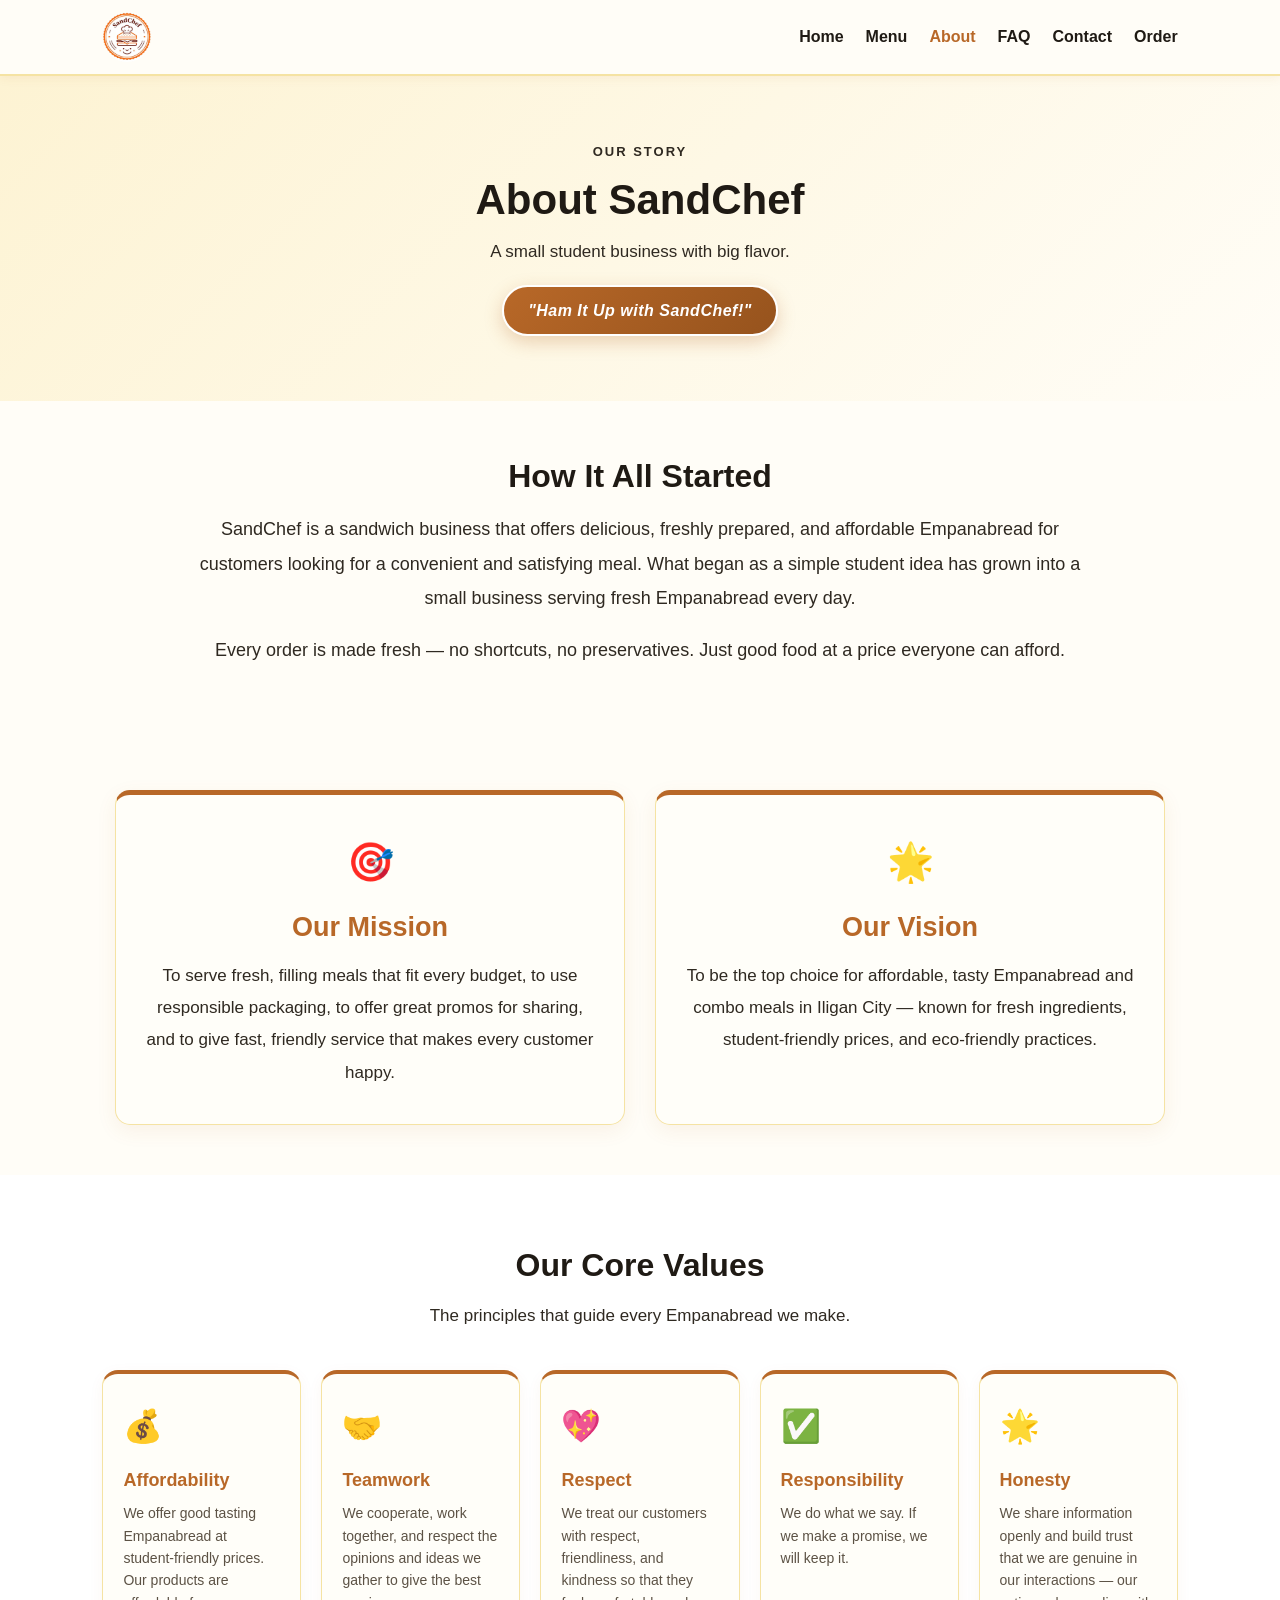
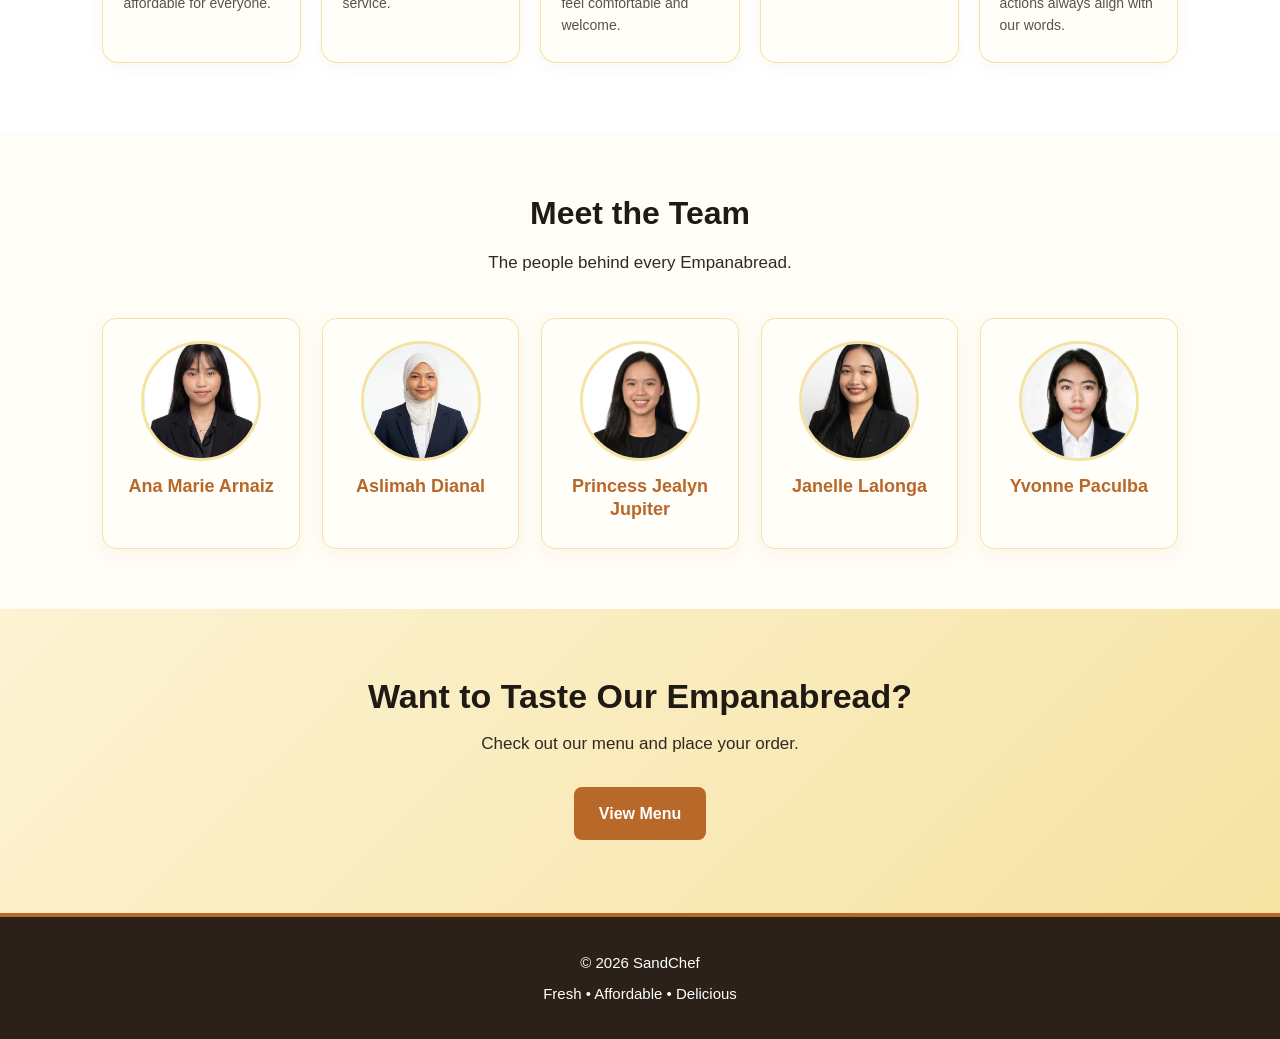
<file: about.html>
<!DOCTYPE html>
<html lang="en">
<head>
  <meta charset="UTF-8">
  <meta name="viewport" content="width=device-width, initial-scale=1.0">
  <title>SandChef | About</title>
  <link rel="stylesheet" href="style.css">
  <link rel="icon" type="image/png" href="sandcheflogo.png">

  <!-- 📊 Google Analytics -->
  <script async src="https://www.googletagmanager.com/gtag/js?id=G-YTD2RD5JD4"></script>
  <script>
    window.dataLayer = window.dataLayer || [];
    function gtag(){dataLayer.push(arguments);}
    gtag('js', new Date());
    gtag('config', 'G-YTD2RD5JD4');
  </script>
</head>
<body>

<nav>
  <a href="index.html" class="logo">
    <img src="sandcheflogo.png" alt="SandChef Logo">
  </a>
  <div class="links">
    <a href="index.html">Home</a>
    <a href="menu.html">Menu</a>
    <a href="about.html" class="active">About</a>
    <a href="faq.html">FAQ</a>
    <a href="contact.html">Contact</a>
    <a href="order.html">Order</a>
  </div>
</nav>

<header class="page-hero">
  <p class="eyebrow">OUR STORY</p>
  <h1>About SandChef</h1>
  <p>A small student business with big flavor.</p>
  <p class="page-slogan">"Ham It Up with SandChef!"</p>
</header>

<!-- STORY -->
<section>
  <div class="about-content">
    <h2>How It All Started</h2>
    <p>
      SandChef is a sandwich business that offers delicious, freshly prepared,
      and affordable Empanabread for customers looking for a convenient and
      satisfying meal. What began as a simple student idea has grown into a
      small business serving fresh Empanabread every day.
    </p>
    <p>
      Every order is made fresh — no shortcuts, no preservatives.
      Just good food at a price everyone can afford.
    </p>
  </div>
</section>

<!-- MISSION & VISION -->
<div class="mission-vision">
  <div class="info-box">
    <div class="box-icon">🎯</div>
    <h3>Our Mission</h3>
    <p>
      To serve fresh, filling meals that fit every budget, to use responsible
      packaging, to offer great promos for sharing, and to give fast, friendly
      service that makes every customer happy.
    </p>
  </div>

  <div class="info-box">
    <div class="box-icon">🌟</div>
    <h3>Our Vision</h3>
    <p>
      To be the top choice for affordable, tasty Empanabread and combo meals
      in Iligan City — known for fresh ingredients, student-friendly prices,
      and eco-friendly practices.
    </p>
  </div>
</div>

<!-- CORE VALUES -->
<section class="core-values">
  <div class="title">
    <h2>Our Core Values</h2>
    <p>The principles that guide every Empanabread we make.</p>
  </div>

  <div class="values-grid">
    <div class="value-card">
      <div class="value-icon">💰</div>
      <h3>Affordability</h3>
      <p>We offer good tasting Empanabread at student-friendly prices. Our products are affordable for everyone.</p>
    </div>

    <div class="value-card">
      <div class="value-icon">🤝</div>
      <h3>Teamwork</h3>
      <p>We cooperate, work together, and respect the opinions and ideas we gather to give the best service.</p>
    </div>

    <div class="value-card">
      <div class="value-icon">💖</div>
      <h3>Respect</h3>
      <p>We treat our customers with respect, friendliness, and kindness so that they feel comfortable and welcome.</p>
    </div>

    <div class="value-card">
      <div class="value-icon">✅</div>
      <h3>Responsibility</h3>
      <p>We do what we say. If we make a promise, we will keep it.</p>
    </div>

    <div class="value-card">
      <div class="value-icon">🌟</div>
      <h3>Honesty</h3>
      <p>We share information openly and build trust that we are genuine in our interactions — our actions always align with our words.</p>
    </div>
  </div>
</section>

<!-- TEAM -->
<section class="team">
  <div class="title">
    <h2>Meet the Team</h2>
    <p>The people behind every Empanabread.</p>
  </div>

  <div class="team-grid">
    <div class="team-card">
      <img src="ann.png" alt="Ana Marie Arnaiz">
      <h3>Ana Marie Arnaiz</h3>
    </div>
    <div class="team-card">
      <img src="dianal.png" alt="Aslimah Dianal">
      <h3>Aslimah Dianal</h3>
    </div>
    <div class="team-card">
      <img src="jea.png" alt="Princess Jealyn Jupiter">
      <h3>Princess Jealyn Jupiter</h3>
    </div>
    <div class="team-card">
      <img src="janelle.png" alt="Janelle Lalonga">
      <h3>Janelle Lalonga</h3>
    </div>
    <div class="team-card">
      <img src="yvonne.png" alt="Yvonne Paculba">
      <h3>Yvonne Paculba</h3>
    </div>
  </div>
</section>

<section class="cta">
  <h2>Want to Taste Our Empanabread?</h2>
  <p>Check out our menu and place your order.</p>
  <a class="btn" href="menu.html">View Menu</a>
</section>

<footer>
  <p>© 2026 SandChef</p>
  <p>Fresh • Affordable • Delicious</p>
</footer>

</body>
</html>
</file>
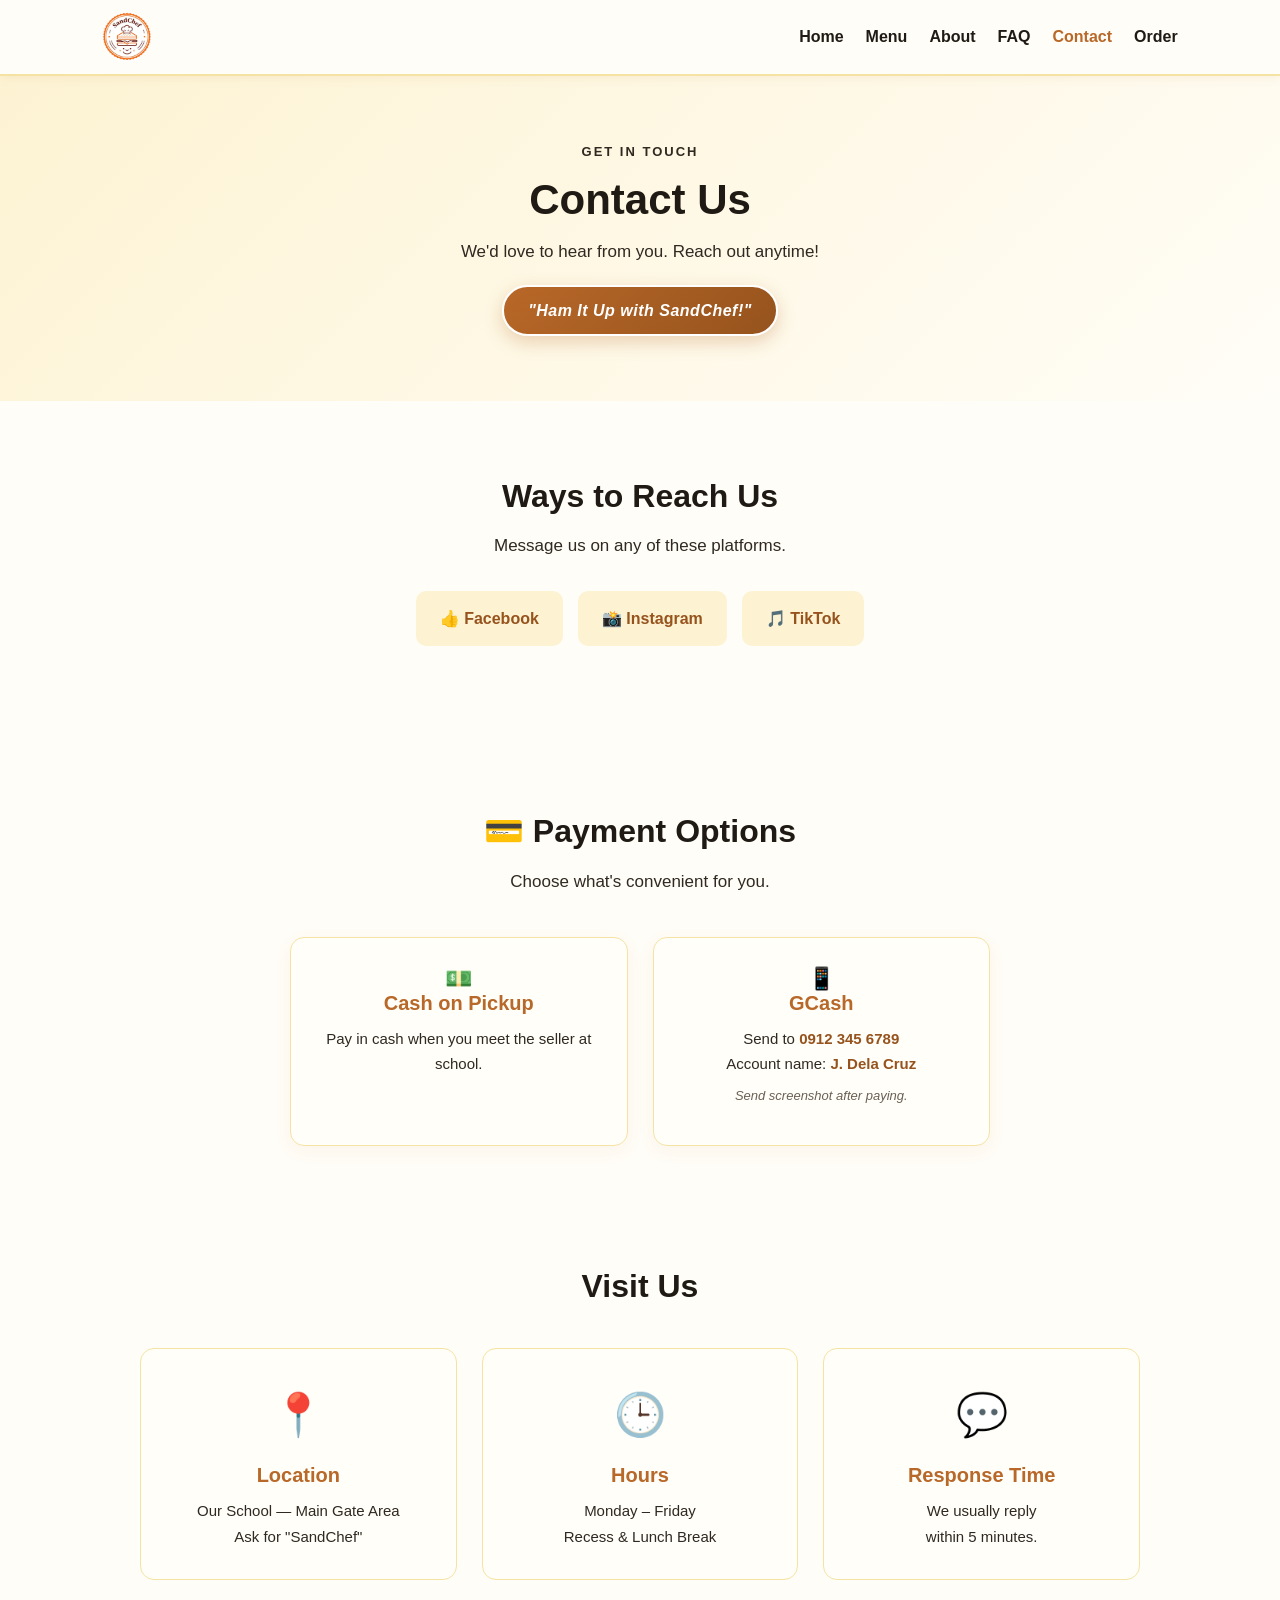
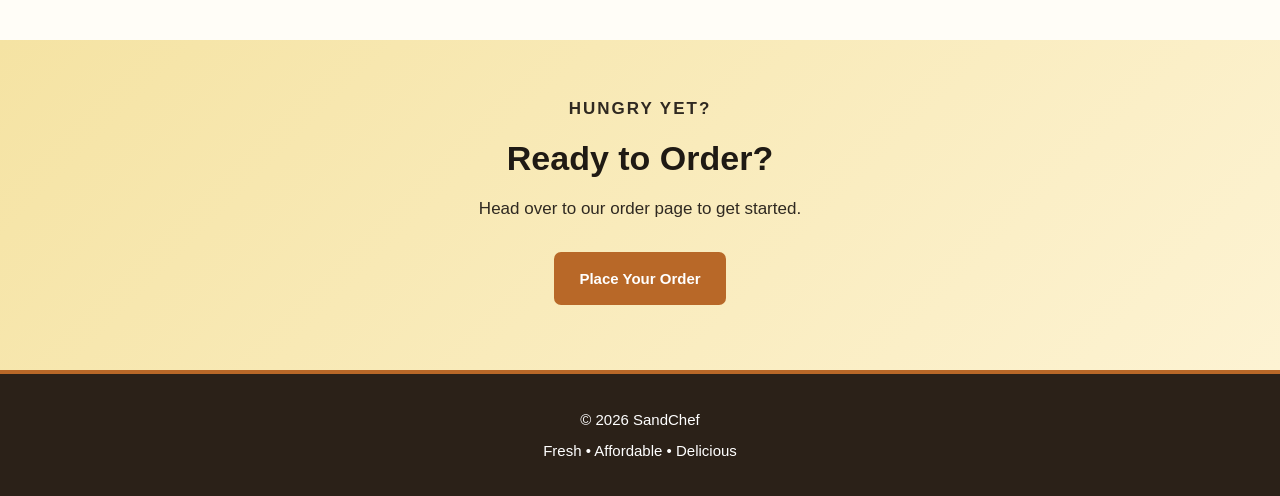
<file: contact.html>
<!DOCTYPE html>
<html lang="en">
<head>
  <meta charset="UTF-8">
  <meta name="viewport" content="width=device-width, initial-scale=1.0">
  <title>SandChef | Contact</title>
  <link rel="stylesheet" href="style.css">
  <link rel="icon" type="image/png" href="sandcheflogo.png">

  <!-- 📊 Google Analytics -->
  <script async src="https://www.googletagmanager.com/gtag/js?id=G-YTD2RD5JD4"></script>
  <script>
    window.dataLayer = window.dataLayer || [];
    function gtag(){dataLayer.push(arguments);}
    gtag('js', new Date());
    gtag('config', 'G-YTD2RD5JD4');
  </script>
</head>
<body>

<nav>
  <a href="index.html" class="logo">
    <img src="sandcheflogo.png" alt="SandChef Logo">
  </a>
  <div class="links">
    <a href="index.html">Home</a>
    <a href="menu.html">Menu</a>
    <a href="about.html">About</a>
    <a href="faq.html">FAQ</a>
    <a href="contact.html" class="active">Contact</a>
    <a href="order.html">Order</a>
  </div>
</nav>

<header class="page-hero">
  <p class="eyebrow">GET IN TOUCH</p>
  <h1>Contact Us</h1>
  <p>We'd love to hear from you. Reach out anytime!</p>
  <p class="page-slogan">"Ham It Up with SandChef!"</p>
</header>

<section>
  <div class="contact-content">
    <h2>Ways to Reach Us</h2>
    <p>Message us on any of these platforms.</p>

    <div class="social-links">
      <a href="https://www.facebook.com/profile.php?id=100066605724879" target="_blank">👍 Facebook</a>
      <a href="https://www.instagram.com/sandchef_2026/" target="_blank">📸 Instagram</a>
      <a href="https://www.tiktok.com/@prismgirls5" target="_blank">🎵 TikTok</a>
    </div>
  </div>
</section>

<!-- 💳 PAYMENT INFO -->
<section class="payment-info-section">
  <div class="title">
    <h2>💳 Payment Options</h2>
    <p>Choose what's convenient for you.</p>
  </div>

  <div class="payment-info-grid">
    <div class="payment-info-card">
      <div class="payment-icon">💵</div>
      <h3>Cash on Pickup</h3>
      <p>Pay in cash when you meet the seller at school.</p>
    </div>

    <div class="payment-info-card">
      <div class="payment-icon">📱</div>
      <h3>GCash</h3>
      <p>Send to <strong>0912 345 6789</strong><br>
      Account name: <strong>J. Dela Cruz</strong></p>
      <p class="payment-hint">Send screenshot after paying.</p>
    </div>
  </div>
</section>

<section class="info-section">
  <div class="title">
    <h2>Visit Us</h2>
  </div>

  <div class="info-grid">
    <div class="info-card">
      <div class="feature-icon">📍</div>
      <h3>Location</h3>
      <p>Our School — Main Gate Area<br>Ask for "SandChef"</p>
    </div>

    <div class="info-card">
      <div class="feature-icon">🕒</div>
      <h3>Hours</h3>
      <p>Monday – Friday<br>Recess & Lunch Break</p>
    </div>

    <div class="info-card">
      <div class="feature-icon">💬</div>
      <h3>Response Time</h3>
      <p>We usually reply<br>within 5 minutes.</p>
    </div>
  </div>
</section>

<section class="order-banner">
  <p class="eyebrow">HUNGRY YET?</p>
  <h2>Ready to Order?</h2>
  <p>Head over to our order page to get started.</p>
  <a class="menu-btn banner-btn" href="order.html">Place Your Order</a>
</section>

<footer>
  <p>© 2026 SandChef</p>
  <p>Fresh • Affordable • Delicious</p>
</footer>

</body>
</html>
</file>
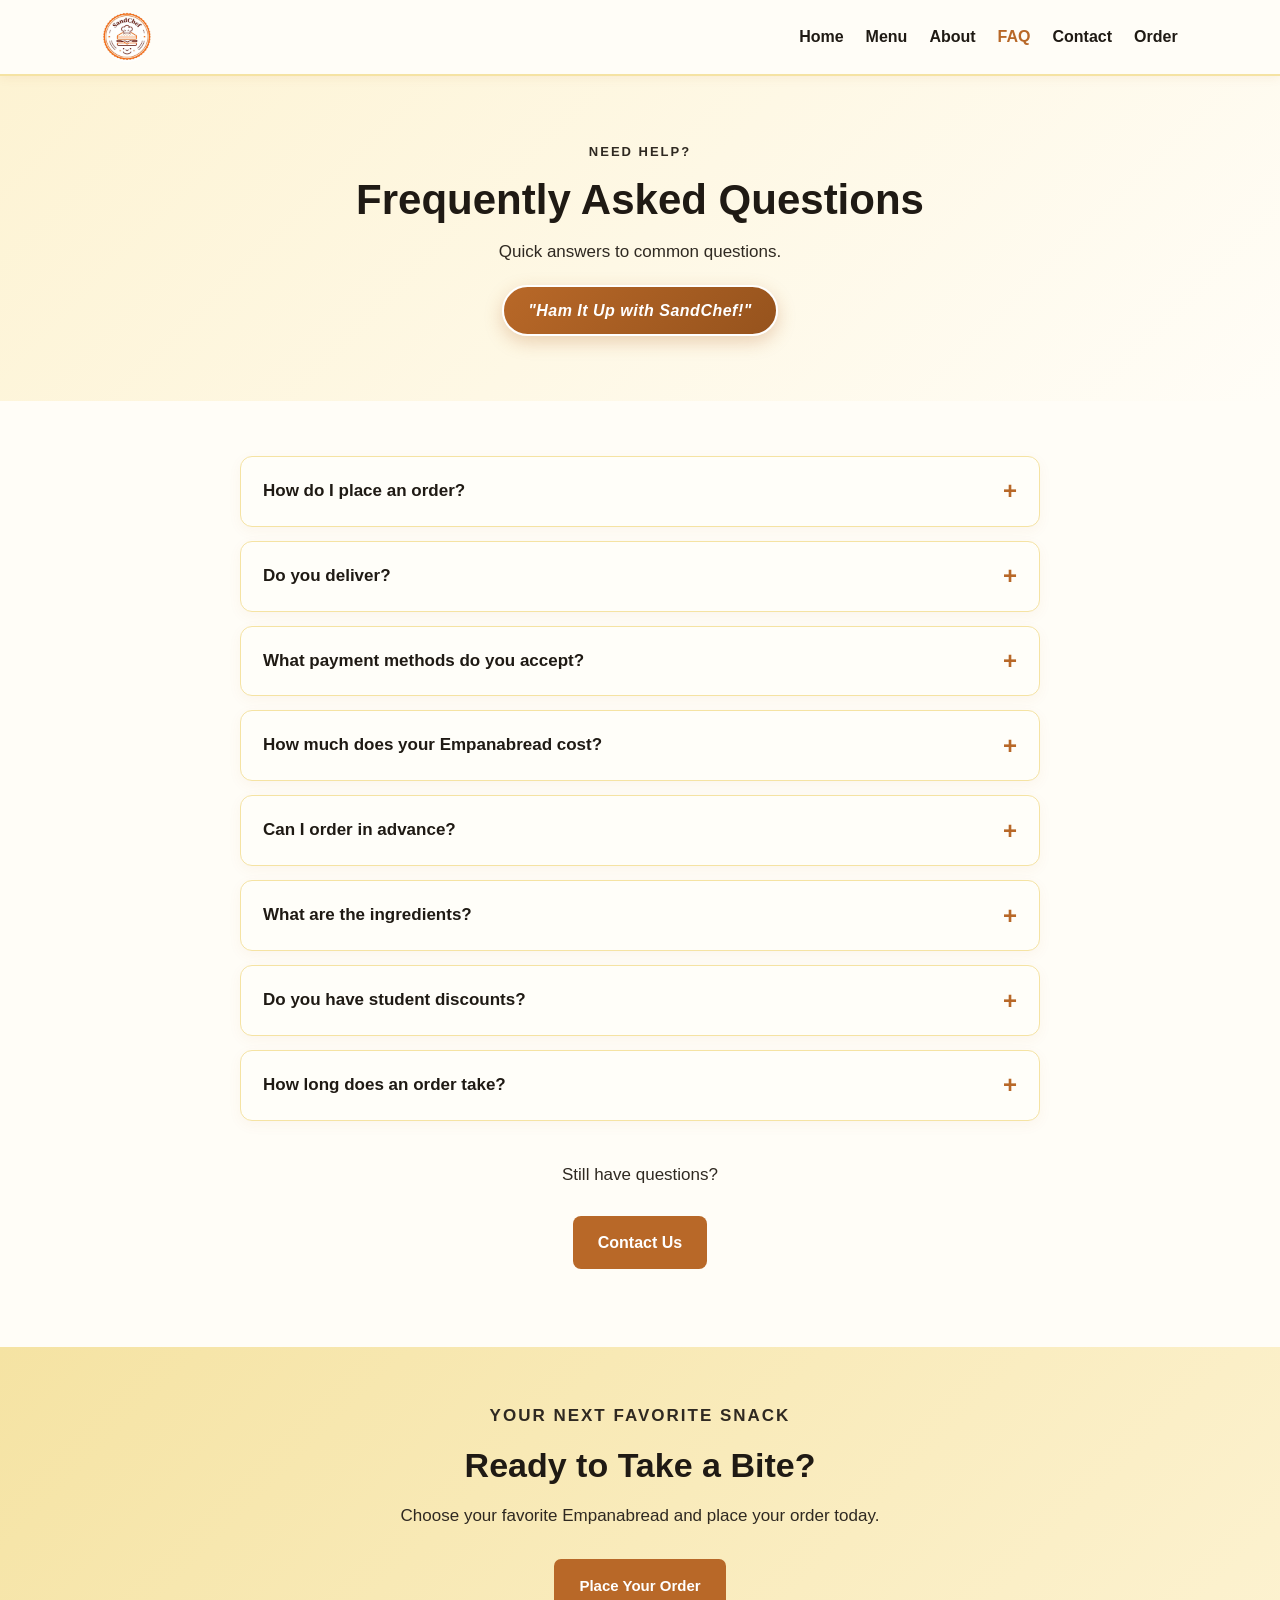
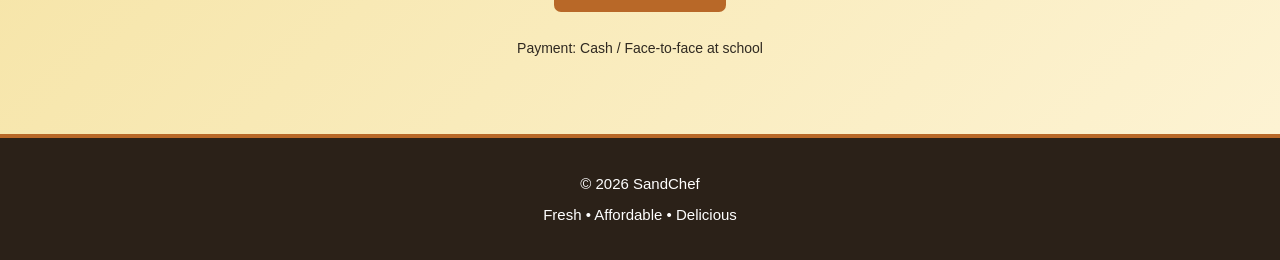
<file: faq.html>
<!DOCTYPE html>
<html lang="en">
<head>
  <meta charset="UTF-8">
  <meta name="viewport" content="width=device-width, initial-scale=1.0">
  <title>SandChef | FAQ</title>
  <link rel="stylesheet" href="style.css">
  <link rel="icon" type="image/png" href="sandcheflogo.png">

  <!-- 📊 Google Analytics -->
  <script async src="https://www.googletagmanager.com/gtag/js?id=G-YTD2RD5JD4"></script>
  <script>
    window.dataLayer = window.dataLayer || [];
    function gtag(){dataLayer.push(arguments);}
    gtag('js', new Date());
    gtag('config', 'G-YTD2RD5JD4');
  </script>
</head>
<body>

<nav>
  <a href="index.html" class="logo">
    <img src="sandcheflogo.png" alt="SandChef Logo">
  </a>
  <div class="links">
    <a href="index.html">Home</a>
    <a href="menu.html">Menu</a>
    <a href="about.html">About</a>
    <a href="faq.html" class="active">FAQ</a>
    <a href="contact.html">Contact</a>
    <a href="order.html">Order</a>
  </div>
</nav>

<header class="page-hero">
  <p class="eyebrow">NEED HELP?</p>
  <h1>Frequently Asked Questions</h1>
  <p>Quick answers to common questions.</p>
  <p class="page-slogan">"Ham It Up with SandChef!"</p>
</header>
<section class="faq-section">
  <div class="faq-list">

    <details class="faq-item">
      <summary>How do I place an order?</summary>
      <p>
        Go to our <a href="order.html">Order page</a>, select your Empanabread,
        fill in your details, and click "Submit Order." Then send us a message
        via Messenger to confirm.
      </p>
    </details>

    <details class="faq-item">
      <summary>Do you deliver?</summary>
      <p>
        We currently offer <strong>pickup only</strong> at school.
        You can choose to meet at the main gate or arrange with the seller.
      </p>
    </details>

    <details class="faq-item">
      <summary>What payment methods do you accept?</summary>
      <p>
        Cash (face-to-face) is our main method.
        GCash and Maya may also be available — please ask the seller.
      </p>
    </details>

    <details class="faq-item">
      <summary>How much does your Empanabread cost?</summary>
      <p>
        Empanabread starts at <strong>₱15</strong>.
        Combo meals with juice are only <strong>₱20</strong>.
      </p>
    </details>

    <details class="faq-item">
      <summary>Can I order in advance?</summary>
      <p>
        Yes! Just message us via Messenger and we'll prepare your order
        for a specific time — perfect for lunch break.
      </p>
    </details>

    <details class="faq-item">
      <summary>What are the ingredients?</summary>
      <p>
        Our Empanabread contains bread, ham or chocolate filling, and optional
        cheese or spreads. Please let us know if you have any allergies.
      </p>
    </details>

    <details class="faq-item">
      <summary>Do you have student discounts?</summary>
      <p>
        Our prices are already student-friendly! But watch out for seasonal
        promos like "Buy 2 Get 1 Free" during special weeks.
      </p>
    </details>

    <details class="faq-item">
      <summary>How long does an order take?</summary>
      <p>
        Empanabread is made fresh. Most orders are ready in
        <strong>5–10 minutes</strong>.
      </p>
    </details>

  </div>

  <div class="center" style="margin-top:40px">
    <p>Still have questions?</p>
    <a class="btn" href="contact.html">Contact Us</a>
  </div>
</section>

<section class="order-banner">
  <p class="eyebrow">YOUR NEXT FAVORITE SNACK</p>
  <h2>Ready to Take a Bite?</h2>
  <p>Choose your favorite Empanabread and place your order today.</p>
  <a class="menu-btn banner-btn" href="order.html">Place Your Order</a>
  <p class="payment-note">Payment: Cash / Face-to-face at school</p>
</section>

<footer>
  <p>© 2026 SandChef</p>
  <p>Fresh • Affordable • Delicious</p>
</footer>

</body>
</html>
</file>
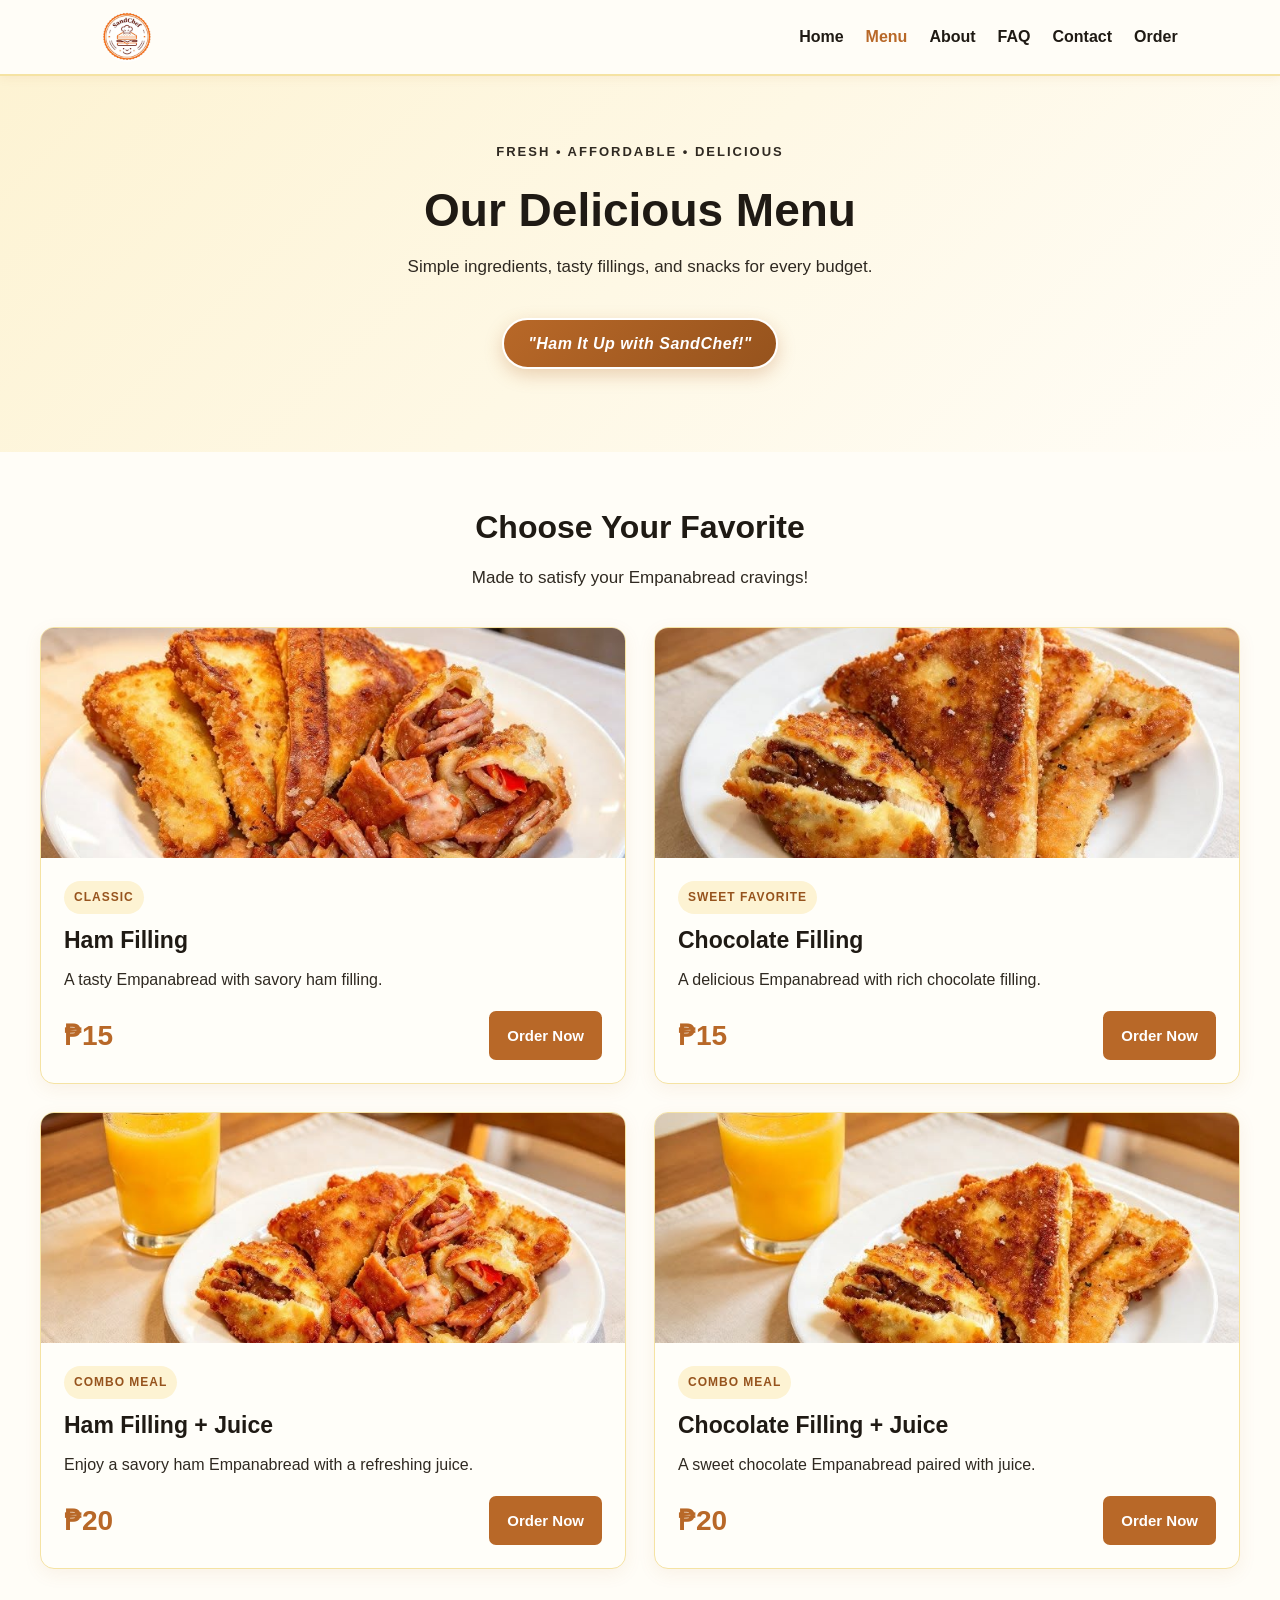
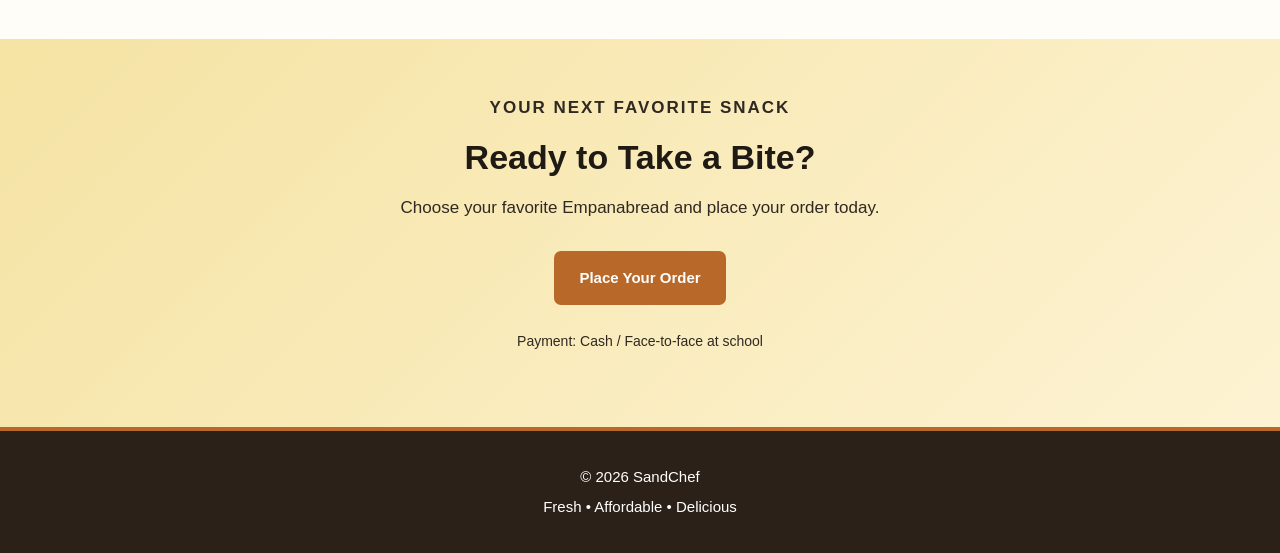
<file: menu.html>
<!DOCTYPE html>
<html lang="en">
<head>
<meta charset="UTF-8">
<meta name="viewport" content="width=device-width, initial-scale=1.0">
<title>SandChef | Menu</title>
<link rel="stylesheet" href="style.css">
<link rel="icon" type="image/png" href="sandcheflogo.png">

<!-- 📊 Google Analytics -->
<script async src="https://www.googletagmanager.com/gtag/js?id=G-YTD2RD5JD4"></script>
<script>
  window.dataLayer = window.dataLayer || [];
  function gtag(){dataLayer.push(arguments);}
  gtag('js', new Date());
  gtag('config', 'G-YTD2RD5JD4');
</script>
</head>
<body>

<nav>
  <a href="index.html" class="logo">
    <img src="sandcheflogo.png" alt="SandChef Logo">
  </a>
  <div class="links">
    <a href="index.html">Home</a>
    <a href="menu.html" class="active">Menu</a>
    <a href="about.html">About</a>
    <a href="faq.html">FAQ</a>
    <a href="contact.html">Contact</a>
    <a href="order.html">Order</a>
  </div>
</nav>

<header class="menu-hero">
  <p class="eyebrow">FRESH • AFFORDABLE • DELICIOUS</p>
  <h1>Our Delicious Menu</h1>
  <p>Simple ingredients, tasty fillings, and snacks for every budget.</p>
  <p class="page-slogan">"Ham It Up with SandChef!"</p>
</header>

<main>
<section class="menu-section">
  <div class="section-heading">
    <h2>Choose Your Favorite</h2>
    <p>Made to satisfy your Empanabread cravings!</p>
  </div>

  <div class="menu-grid">

    <article class="menu-card">
      <img src="ham.png" alt="Ham filling Empanabread">
      <div class="menu-info">
        <span class="menu-tag">CLASSIC</span>
        <h3>Ham Filling</h3>
        <p>A tasty Empanabread with savory ham filling.</p>
        <div class="menu-bottom">
          <span class="menu-price">₱15</span>
          <a class="menu-btn" href="order.html?item=ham">Order Now</a>
        </div>
      </div>
    </article>

    <article class="menu-card">
      <img src="choco.png" alt="Chocolate filling Empanabread">
      <div class="menu-info">
        <span class="menu-tag">SWEET FAVORITE</span>
        <h3>Chocolate Filling</h3>
        <p>A delicious Empanabread with rich chocolate filling.</p>
        <div class="menu-bottom">
          <span class="menu-price">₱15</span>
          <a class="menu-btn" href="order.html?item=chocolate">Order Now</a>
        </div>
      </div>
    </article>

    <article class="menu-card">
      <img src="hamjuice.png" alt="Ham Empanabread with juice">
      <div class="menu-info">
        <span class="menu-tag">COMBO MEAL</span>
        <h3>Ham Filling + Juice</h3>
        <p>Enjoy a savory ham Empanabread with a refreshing juice.</p>
        <div class="menu-bottom">
          <span class="menu-price">₱20</span>
          <a class="menu-btn" href="order.html?item=hamJuice">Order Now</a>
        </div>
      </div>
    </article>

    <article class="menu-card">
      <img src="chocojuice.png" alt="Chocolate Empanabread with juice">
      <div class="menu-info">
        <span class="menu-tag">COMBO MEAL</span>
        <h3>Chocolate Filling + Juice</h3>
        <p>A sweet chocolate Empanabread paired with juice.</p>
        <div class="menu-bottom">
          <span class="menu-price">₱20</span>
          <a class="menu-btn" href="order.html?item=chocolateJuice">Order Now</a>
        </div>
      </div>
    </article>

  </div>
</section>

<section class="order-banner">
  <p class="eyebrow">YOUR NEXT FAVORITE SNACK</p>
  <h2>Ready to Take a Bite?</h2>
  <p>Choose your favorite Empanabread and place your order today.</p>
  <a class="menu-btn banner-btn" href="order.html">Place Your Order</a>
  <p class="payment-note">Payment: Cash / Face-to-face at school</p>
</section>
</main>

<footer>
  <p>© 2026 SandChef</p>
  <p>Fresh • Affordable • Delicious</p>
</footer>

</body>
</html>
</file>
<file: style.css>
/* =================================
   SANDCHEF - COMPLETE WEBSITE CSS
   Soft Yellow • Warm Orange • Cream
   Fully Responsive for All Devices
   ================================= */

/* 1. GENERAL SETTINGS */
* {
    margin: 0;
    padding: 0;
    box-sizing: border-box;
}

html { scroll-behavior: smooth; }

body {
    font-family: Arial, Helvetica, sans-serif;
    font-size: 17px;
    line-height: 1.7;
    color: #1f1a14;
    background-color: #fffdf7;
}

img { max-width: 100%; display: block; }

h1, h2, h3 {
    color: #1f1a14;
    line-height: 1.3;
    margin-bottom: 15px;
    font-weight: bold;
}

h1 { font-size: 44px; }
h2 { font-size: 32px; }
h3 { font-size: 23px; }

p {
    color: #2f2921;
    margin-bottom: 18px;
}

a { color: #b86828; }

section { padding: 55px 8%; }

/* =================================
   2. NAVIGATION BAR
   ================================= */
nav {
    display: flex;
    justify-content: space-between;
    align-items: center;
    flex-wrap: wrap;
    gap: 20px;
    padding: 12px 8%;
    background-color: #fffdf7;
    border-bottom: 2px solid #f5e3a3;
    position: sticky;
    top: 0;
    z-index: 100;
    box-shadow: 0 2px 10px rgba(184, 104, 40, 0.08);
}

nav .logo {
    display: flex;
    align-items: center;
    text-decoration: none;
    flex-shrink: 0;
}

nav .logo img {
    height: 50px !important;
    width: 50px !important;
    max-width: 50px !important;
    object-fit: contain;
    transition: transform 0.3s ease;
}

nav .logo img:hover { transform: scale(1.08); }

.links {
    display: flex;
    align-items: center;
    flex-wrap: wrap;
    gap: 22px;
}

.links a {
    text-decoration: none;
    color: #1f1a14;
    font-size: 16px;
    font-weight: bold;
    transition: color 0.2s;
}

.links a:hover,
.links a.active { color: #b86828; }

/* =================================
   3. HERO (Home)
   ================================= */
.hero {
    text-align: center;
    padding: 80px 20px;
    background: linear-gradient(135deg, #fdf3d3, #fffdf7);
}

.hero h1 { font-size: 48px; margin-bottom: 20px; }
.hero h1 span { color: #b86828; }

.hero p {
    max-width: 650px;
    margin: 0 auto 25px;
    font-size: 19px;
    color: #2f2921;
}

.hero-buttons {
    display: flex;
    justify-content: center;
    flex-wrap: wrap;
    gap: 12px;
}

.hero-logo {
    display: flex;
    justify-content: center;
    margin-bottom: 20px;
}

.hero-logo img {
    width: 120px !important;
    height: 120px !important;
    max-width: 120px !important;
    object-fit: contain;
    transition: transform 0.4s ease;
    filter: drop-shadow(0 8px 20px rgba(184, 104, 40, 0.22));
}

.hero-logo img:hover { transform: scale(1.08) rotate(-3deg); }

.hero .tagline {
    display: inline-block;
    font-size: 22px;
    font-weight: bold;
    font-style: italic;
    color: #ffffff;
    background: linear-gradient(135deg, #b86828, #96531d);
    padding: 14px 34px;
    border-radius: 40px;
    margin: 10px auto 30px;
    letter-spacing: 0.8px;
    box-shadow: 0 8px 22px rgba(184, 104, 40, 0.3);
    transition: transform 0.3s, box-shadow 0.3s;
    border: 2px solid #ffffff;
}

.hero .tagline:hover {
    transform: translateY(-3px);
    box-shadow: 0 12px 28px rgba(184, 104, 40, 0.45);
}

/* =================================
   4. PAGE HERO (inner pages)
   ================================= */
.page-hero {
    text-align: center;
    padding: 65px 20px;
    background: linear-gradient(135deg, #fdf3d3, #fffdf7);
    display: flex;
    flex-direction: column;
    align-items: center;
    justify-content: center;
}

.page-hero h1 {
    font-size: 42px;
    margin: 10px auto;
    max-width: 800px;
    color: #1f1a14;
}

.page-hero p {
    max-width: 650px;
    margin: 0 auto;
    color: #2f2921;
}

.page-hero .eyebrow { display: inline-block; }

.page-hero .page-slogan,
.menu-hero .page-slogan {
    display: inline-block;
    font-size: 16px;
    font-weight: bold;
    font-style: italic;
    color: #ffffff;
    background: linear-gradient(135deg, #b86828, #96531d);
    padding: 10px 24px;
    border-radius: 30px;
    margin-top: 18px;
    letter-spacing: 0.5px;
    box-shadow: 0 6px 18px rgba(184, 104, 40, 0.28);
    transition: transform 0.3s, box-shadow 0.3s;
    border: 2px solid #ffffff;
}

.page-hero .page-slogan:hover,
.menu-hero .page-slogan:hover {
    transform: translateY(-3px);
    box-shadow: 0 10px 24px rgba(184, 104, 40, 0.4);
}

/* =================================
   5. SECTION HEADINGS & BUTTONS
   ================================= */
.title { text-align: center; margin-bottom: 30px; }
.title h2 { font-size: 32px; color: #1f1a14; }
.title p { color: #2f2921; max-width: 600px; margin: 0 auto; }
.center { max-width: 850px; margin: 0 auto; text-align: center; }
.eyebrow { color: #b86828; font-size: 13px; font-weight: bold; letter-spacing: 2px; margin-bottom: 12px; }

.btn {
    display: inline-block;
    background-color: #b86828;
    color: #ffffff;
    text-decoration: none;
    font-size: 16px;
    font-weight: bold;
    padding: 13px 25px;
    margin: 8px 5px;
    border: none;
    border-radius: 8px;
    cursor: pointer;
    transition: all 0.25s ease;
    font-family: inherit;
}

.btn:hover {
    background-color: #96531d;
    transform: translateY(-2px);
    box-shadow: 0 8px 18px rgba(184, 104, 40, 0.3);
}

.btn-outline { background-color: transparent; border: 2px solid #b86828; color: #b86828; }
.btn-outline:hover { background-color: #b86828; color: #ffffff; }

/* =================================
   6. CALL TO ACTION & INFO SECTIONS
   ================================= */
.cta { text-align: center; padding: 65px 20px; background: linear-gradient(135deg, #fdf3d3, #f5e3a3); }
.cta h2 { font-size: 34px; margin-bottom: 12px; color: #1f1a14; }
.cta p { max-width: 600px; margin: 0 auto 20px; font-size: 17px; color: #2f2921; }

.info-section { padding: 60px 8%; background: #fffdf7; text-align: center; }
.info-grid { display: grid; grid-template-columns: repeat(auto-fit, minmax(220px, 1fr)); gap: 25px; max-width: 1000px; margin: 40px auto 0; }
.info-card { background: #fffef9; border: 1px solid #f5e3a3; border-radius: 14px; padding: 30px 22px; transition: transform 0.3s, box-shadow 0.3s; }
.info-card:hover { transform: translateY(-5px); box-shadow: 0 10px 25px rgba(184, 104, 40, 0.12); }
.info-card h3 { color: #b86828; font-size: 20px; margin-bottom: 10px; }
.info-card p { font-size: 15px; color: #2f2921; margin: 0; line-height: 1.7; }
.feature-icon { font-size: 42px; margin-bottom: 12px; }

/* =================================
   7. MENU PAGE
   ================================= */
.menu-hero { text-align: center; padding: 65px 20px; background: linear-gradient(135deg, #fdf3d3, #fffdf7); }
.menu-hero h1 { font-size: 46px; margin: 12px 0; color: #1f1a14; }
.menu-hero p { max-width: 700px; margin: 0 auto 18px; color: #2f2921; }
.menu-section { max-width: 1250px; margin: auto; padding: 55px 25px 70px; }
.section-heading { text-align: center; margin-bottom: 35px; }
.section-heading h2 { font-size: 32px; color: #1f1a14; }
.section-heading p { color: #2f2921; }

.menu-grid { display: grid; grid-template-columns: repeat(2, minmax(0, 1fr)); gap: 28px; }
.menu-card { background-color: #fffef9; border: 1px solid #f5e3a3; border-radius: 14px; overflow: hidden; box-shadow: 0 5px 18px rgba(184, 104, 40, 0.08); transition: transform 0.2s, box-shadow 0.2s; }
.menu-card:hover { transform: translateY(-4px); box-shadow: 0 10px 25px rgba(184, 104, 40, 0.15); }
.menu-card img { display: block; width: 100%; height: 230px; object-fit: cover; background-color: #fdf3d3; max-width: none; }
.menu-info { padding: 23px; }
.menu-tag { display: inline-block; background-color: #fdf3d3; color: #96531d; font-size: 12px; font-weight: bold; letter-spacing: 1px; padding: 6px 10px; border-radius: 20px; margin-bottom: 12px; }
.menu-info h3 { font-size: 23px; margin-bottom: 10px; color: #1f1a14; }
.menu-info > p { font-size: 16px; line-height: 1.7; color: #2f2921; }
.menu-bottom { display: flex; align-items: center; justify-content: space-between; flex-wrap: wrap; gap: 12px; margin-top: 18px; }
.menu-price { color: #b86828; font-size: 28px; font-weight: bold; }
.menu-btn { display: inline-block; background-color: #b86828; color: #ffffff; text-decoration: none; font-size: 15px; font-weight: bold; padding: 12px 18px; border-radius: 7px; text-align: center; transition: background-color 0.2s; }
.menu-btn:hover { background-color: #96531d; color: #ffffff; }

/* =================================
   8. ORDER BANNER
   ================================= */
.order-banner { background: linear-gradient(135deg, #f5e3a3, #fdf3d3); text-align: center; padding: 55px 20px; }
.order-banner h2 { font-size: 34px; color: #1f1a14; }
.order-banner p { font-size: 17px; color: #2f2921; }
.banner-btn { margin: 10px 0; padding: 14px 25px; }
.payment-note { margin-top: 15px; font-size: 14px !important; color: #2f2921; }

/* =================================
   9. ABOUT, MISSION & TEAM
   ================================= */
.about-content { max-width: 900px; margin: auto; text-align: center; }
.about-content p { font-size: 18px; line-height: 1.9; color: #2f2921; }

.mission-vision { display: grid; grid-template-columns: repeat(2, minmax(0, 1fr)); gap: 30px; max-width: 1100px; margin: 0 auto; padding: 50px 25px; }
.info-box { background-color: #fffef9; border: 1px solid #f5e3a3; border-top: 5px solid #b86828; border-radius: 15px; padding: 35px 28px; text-align: center; box-shadow: 0 6px 20px rgba(184, 104, 40, 0.08); transition: transform 0.2s, box-shadow 0.2s; }
.info-box:hover { transform: translateY(-5px); box-shadow: 0 12px 25px rgba(184, 104, 40, 0.15); }
.box-icon { font-size: 38px; margin-bottom: 15px; }
.info-box h3 { color: #b86828; font-size: 27px; margin-bottom: 15px; }
.info-box p { color: #2f2921; font-size: 17px; line-height: 1.9; margin-bottom: 0; }

.team { padding: 60px 8%; background: #fffdf7; text-align: center; }
.team-grid { display: grid; grid-template-columns: repeat(auto-fit, minmax(180px, 1fr)); gap: 22px; max-width: 1100px; margin: 40px auto 0; }
.team-card { background: #fffef9; border: 1px solid #f5e3a3; border-radius: 14px; padding: 22px 18px; transition: transform 0.3s, box-shadow 0.3s; box-shadow: 0 5px 18px rgba(184, 104, 40, 0.06); }
.team-card:hover { transform: translateY(-6px); box-shadow: 0 12px 25px rgba(184, 104, 40, 0.15); }
.team-card img { width: 120px; height: 120px; max-width: 120px; border-radius: 50%; object-fit: cover; margin: 0 auto 14px; display: block; border: 3px solid #f5e3a3; background: #fdf3d3; }
.team-card h3 { color: #b86828; font-size: 18px; margin-bottom: 4px; }
.team-card p { font-size: 14px; color: #2f2921; margin: 0; }

/* =================================
   10. CONTACT & FORMS
   ================================= */
.contact-content { max-width: 750px; margin: auto; text-align: center; padding: 20px; }
.social-links { display: flex; justify-content: center; flex-wrap: wrap; gap: 15px; margin: 30px 0; }
.social-links a { display: inline-block; background-color: #fdf3d3; color: #96531d; text-decoration: none; font-size: 16px; font-weight: bold; padding: 14px 24px; border-radius: 10px; transition: all 0.25s ease; }
.social-links a:hover { background-color: #b86828; color: #ffffff; transform: translateY(-3px); box-shadow: 0 8px 18px rgba(184, 104, 40, 0.25); }

form { max-width: 600px; margin: 25px auto; }
label { display: block; font-weight: bold; margin-bottom: 6px; color: #1f1a14; }
input, textarea, select { width: 100%; padding: 13px; margin: 7px 0 18px; border: 1px solid #f5e3a3; border-radius: 7px; background-color: #fffef9; color: #1f1a14; font-family: inherit; font-size: 16px; }
textarea { min-height: 120px; resize: vertical; }
input:focus, textarea:focus, select:focus { outline: 2px solid #b86828; border-color: #b86828; }

/* =================================
   11. FAQ PAGE
   ================================= */
.faq-section { max-width: 850px; margin: 0 auto; padding: 55px 25px 70px; }
.faq-list { display: flex; flex-direction: column; gap: 14px; }
.faq-item { background: #fffef9; border: 1px solid #f5e3a3; border-radius: 12px; padding: 4px 22px; box-shadow: 0 4px 14px rgba(184, 104, 40, 0.05); transition: box-shadow 0.25s ease; }
.faq-item:hover { box-shadow: 0 8px 20px rgba(184, 104, 40, 0.12); }
.faq-item[open] { border-color: #b86828; }
.faq-item summary { cursor: pointer; padding: 16px 0; font-weight: bold; font-size: 17px; color: #1f1a14; list-style: none; position: relative; padding-right: 30px; }
.faq-item summary::-webkit-details-marker { display: none; }
.faq-item summary::after { content: "+"; position: absolute; right: 0; top: 50%; transform: translateY(-50%); font-size: 24px; color: #b86828; font-weight: bold; transition: transform 0.25s ease; }
.faq-item[open] summary::after { content: "−"; }
.faq-item p { padding: 0 0 18px; margin: 0; font-size: 15px; color: #2f2921; line-height: 1.7; }
.faq-item a { color: #b86828; font-weight: bold; }

/* =================================
   12. FOOTER
   ================================= */
footer { background-color: #2b2118; color: #ffffff; text-align: center; padding: 28px 15px; margin-top: 0; border-top: 4px solid #b86828; }
footer p { color: #ffffff; font-size: 15px; margin: 5px 0; }

/* =================================
   13. ORDER PAGE (The Core Fixes)
   ================================= */
.layout {
    display: grid;
    grid-template-columns: minmax(0, 1.2fr) minmax(0, 1fr);
    gap: 30px;
    max-width: 1250px;
    margin: 0 auto;
    padding: 50px 5% 60px;
}

.panel {
    background: #fffef9;
    border: 1px solid #f5e3a3;
    border-radius: 16px;
    padding: 30px 26px;
    box-shadow: 0 6px 20px rgba(184, 104, 40, 0.07);
    min-width: 0;
}

.panel-head { padding-bottom: 18px; margin-bottom: 22px; border-bottom: 2px solid #f5e3a3; }
.panel-head h2 { font-size: 22px; color: #b86828; margin-bottom: 6px; }
.panel-head .hint { font-size: 14px; color: #6b6055; margin: 0; }

/* Product Cards */
.product-card {
    display: flex;
    justify-content: space-between;
    align-items: center;
    flex-wrap: wrap;
    gap: 12px;
    padding: 16px;
    background: #ffffff;
    border: 2px solid #f5e3a3;
    border-radius: 14px;
    margin-bottom: 14px;
    transition: all 0.3s ease;
}

.product-card:hover { border-color: #b86828; box-shadow: 0 6px 18px rgba(184, 104, 40, 0.12); transform: translateY(-2px); }
.product-card.active { border-color: #b86828; background: #fffdf0; box-shadow: 0 8px 20px rgba(184, 104, 40, 0.15); }

.product-card-left { display: flex; align-items: center; gap: 12px; flex: 1 1 200px; min-width: 0; }

.product-thumb {
    width: 55px;
    height: 55px;
    flex-shrink: 0;
    border-radius: 12px;
    overflow: hidden;
    background: #fdf3d3;
    border: 2px solid #f5e3a3;
}

.product-thumb img { width: 100%; height: 100%; object-fit: cover; display: block; max-width: none; }
.product-card.active .product-thumb { border-color: #b86828; box-shadow: 0 0 0 2px rgba(184, 104, 40, 0.15); }

.product-card-info { flex: 1; min-width: 0; }
.product-card-info .product-name { font-size: 15px; font-weight: bold; color: #1f1a14; margin-bottom: 2px; line-height: 1.2; }
.product-card-info .product-desc { font-size: 12px; color: #6b6055; margin-bottom: 2px; line-height: 1.3; }
.product-card-info .price { font-size: 13px; color: #b86828; font-weight: bold; }

.product-card-right { display: flex; flex-direction: column; align-items: flex-end; gap: 6px; flex-shrink: 0; margin-left: auto; }

/* Default State: Add button visible, controls hidden */
.add-btn {
    background: #b86828;
    color: #ffffff;
    border: none;
    padding: 8px 16px;
    border-radius: 20px;
    font-size: 13px;
    font-weight: bold;
    cursor: pointer;
    transition: all 0.2s;
    font-family: inherit;
    white-space: nowrap;
    display: block;
}

.add-btn:hover { background: #96531d; transform: scale(1.05); }

.controls { display: none; align-items: center; gap: 6px; background: #fffef9; border: 2px solid #b86828; border-radius: 30px; padding: 3px 6px; }
.subtotal { font-size: 13px; font-weight: bold; color: #b86828; display: none; white-space: nowrap; }

/* Active State: Add button hidden, controls visible */
.product-card.active .add-btn { display: none; }
.product-card.active .controls { display: flex; }
.product-card.active .subtotal { display: block; }

/* Controls styling */
.controls button {
    width: 26px;
    height: 26px;
    border: none;
    background: transparent;
    color: #b86828;
    font-size: 17px;
    font-weight: bold;
    border-radius: 50%;
    cursor: pointer;
    transition: all 0.15s;
    display: flex;
    align-items: center;
    justify-content: center;
    padding: 0;
    line-height: 1;
    font-family: inherit;
}

.controls button:hover { background-color: #b86828; color: #ffffff; transform: scale(1.1); }
.controls .qty { min-width: 22px; text-align: center; font-size: 15px; font-weight: bold; color: #1f1a14; }

/* Form Fields & Payment Box */
.form-group { margin-bottom: 16px; }
.form-group label { display: block; font-weight: 600; font-size: 14px; color: #1f1a14; margin-bottom: 6px; }

.form-group input, .form-group select, .form-group textarea {
    width: 100%;
    padding: 12px 14px;
    border: 1px solid #f5e3a3;
    border-radius: 9px;
    background: #fffef9;
    color: #1f1a14;
    font-family: inherit;
    font-size: 15px;
    transition: border-color 0.2s, box-shadow 0.2s;
    margin: 0;
}

.form-group input:focus, .form-group select:focus, .form-group textarea:focus { outline: none; border-color: #b86828; background: #ffffff; box-shadow: 0 0 0 3px rgba(184, 104, 40, 0.12); }
.form-group textarea { min-height: 90px; resize: vertical; }

.payment-box { display: flex; align-items: flex-start; gap: 12px; background: #fdf3d3; border-left: 4px solid #b86828; border-radius: 10px; padding: 14px 16px; margin: 22px 0 18px; }
.payment-icon { font-size: 22px; line-height: 1; flex-shrink: 0; }
.payment-box strong { display: block; color: #7a3d14; font-size: 14px; margin-bottom: 3px; }
.payment-box p { font-size: 13px; color: #2f2921; margin: 0; line-height: 1.5; }

/* Total & Buttons */
.total-row { display: flex; justify-content: space-between; align-items: center; padding: 16px 0; margin: 18px 0 10px; border-top: 2px solid #f5e3a3; border-bottom: 2px solid #f5e3a3; }
.total-row span:first-child { font-size: 16px; font-weight: 600; color: #1f1a14; }
.total { font-size: 26px; font-weight: bold; color: #b86828; }

.btn-primary { width: 100%; padding: 15px; background: #b86828; color: #ffffff; font-size: 16px; margin-top: 10px; letter-spacing: 0.5px; border-radius: 10px; display: block; border: none; cursor: pointer; font-weight: bold; font-family: inherit; transition: all 0.25s ease; }
.btn-primary:hover { background: #96531d; transform: translateY(-2px); box-shadow: 0 8px 18px rgba(184, 104, 40, 0.3); }

.btn-secondary { padding: 13px 28px; background: #fdf3d3; color: #7a3d14; font-size: 15px; border-radius: 10px; border: none; cursor: pointer; font-weight: bold; font-family: inherit; transition: all 0.25s ease; }
.btn-secondary:hover { background: #f5e3a3; transform: translateY(-2px); }

.error { color: #c0392b; font-size: 14px; margin-top: 12px; font-weight: 600; text-align: center; min-height: 18px; }

/* Confirmation Card */
.confirmation { display: none; max-width: 620px; margin: 20px auto 60px; padding: 40px 35px; background: #fffef9; border: 1px solid #f5e3a3; border-top: 6px solid #b86828; border-radius: 18px; box-shadow: 0 15px 35px rgba(184, 104, 40, 0.12); text-align: center; animation: slideUp 0.5s ease; }
@keyframes slideUp { from { opacity: 0; transform: translateY(20px); } to { opacity: 1; transform: translateY(0); } }
.confirm-icon { font-size: 46px; margin-bottom: 8px; }
.confirmation h2 { color: #b86828; font-size: 26px; margin-bottom: 14px; }
.confirm-intro { font-size: 16px; color: #2f2921; margin-bottom: 22px; }
.summary-box { background: #fffef9; border: 1px solid #f5e3a3; border-radius: 12px; padding: 18px 22px; margin: 20px 0; text-align: left; }
.summary-box h3 { font-size: 15px; color: #b86828; text-transform: uppercase; letter-spacing: 1px; margin-bottom: 12px; padding-bottom: 8px; border-bottom: 1px dashed #f5e3a3; }
.summary-box ul { list-style: none; padding: 0; margin: 0; }
.summary-box ul li { display: flex; justify-content: space-between; align-items: center; gap: 10px; padding: 9px 0; font-size: 15px; color: #1f1a14; border-bottom: 1px dashed #f5e3a3; }
.summary-box ul li:last-child { border-bottom: none; }
.summary-box ul li strong { color: #b86828; font-weight: bold; flex-shrink: 0; }
.info-block { text-align: left; background: #fffef9; border-radius: 10px; padding: 12px 16px; margin: 15px 0; }
.info-block p { font-size: 14px; color: #2f2921; margin: 6px 0; }
.confirmation .note { font-size: 13px; color: #6b6055; background: #fdf3d3; padding: 14px 16px; border-radius: 10px; margin: 20px 0; line-height: 1.6; text-align: left; }

/* =================================
   14. CORE VALUES (Perfect Alignment)
   ================================= */
.core-values {
    padding: 70px 8%;
    background: #ffffff; 
    text-align: center;
}

.values-grid {
    display: grid;
    grid-template-columns: repeat(5, 1fr); 
    gap: 20px;
    max-width: 1250px;
    margin: 40px auto 0;
}

.value-card {
    background: #fffef9;
    border: 1px solid #f5e3a3;
    border-top: 4px solid #b86828;
    border-radius: 16px;
    padding: 25px 20px;
    text-align: left;
    box-shadow: 0 4px 15px rgba(184, 104, 40, 0.05);
    transition: transform 0.3s ease, box-shadow 0.3s ease;
    display: flex;
    flex-direction: column;
    height: 100%;
}

.value-card:hover {
    transform: translateY(-8px);
    box-shadow: 0 12px 25px rgba(184, 104, 40, 0.15);
    border-color: #b86828;
}

.value-icon { font-size: 32px; margin-bottom: 15px; }
.value-card h3 { color: #b86828; font-size: 18px; margin-bottom: 10px; font-weight: bold; }
.value-card p { font-size: 14px; color: #5c5245; line-height: 1.6; margin: 0; flex-grow: 1; }

/* =================================
   15. STATS & PAYMENT INFO
   ================================= */
.stats-section { padding: 60px 8%; background: linear-gradient(135deg, #b86828, #96531d); color: #ffffff; }
.stats-grid { display: grid; grid-template-columns: repeat(auto-fit, minmax(150px, 1fr)); gap: 25px; max-width: 1000px; margin: 0 auto; text-align: center; }
.stat-card { padding: 20px; }
.stat-number { font-size: 48px; font-weight: bold; color: #fdf3d3; line-height: 1; margin-bottom: 8px; }
.stat-label { font-size: 14px; letter-spacing: 1px; text-transform: uppercase; opacity: 0.95; color: #ffffff; }

.payment-info-section { padding: 60px 8%; background: #fffdf7; text-align: center; }
.payment-info-grid { display: grid; grid-template-columns: repeat(auto-fit, minmax(240px, 1fr)); gap: 25px; max-width: 700px; margin: 40px auto 0; }
.payment-info-card { background: #fffef9; border: 1px solid #f5e3a3; border-radius: 14px; padding: 30px 22px; box-shadow: 0 5px 18px rgba(184, 104, 40, 0.06); transition: transform 0.3s, box-shadow 0.3s; }
.payment-info-card:hover { transform: translateY(-6px); box-shadow: 0 12px 25px rgba(184, 104, 40, 0.15); }
.payment-info-card h3 { color: #b86828; font-size: 20px; margin-bottom: 10px; }
.payment-info-card p { font-size: 15px; color: #2f2921; line-height: 1.7; margin-bottom: 8px; }
.payment-info-card strong { color: #96531d; }
.payment-hint { font-size: 13px !important; color: #6b6055 !important; font-style: italic; }

/* =================================
   16. REVIEW / TESTIMONIALS
   ================================= */
.reviews-grid { display: grid; grid-template-columns: repeat(auto-fit, minmax(280px, 1fr)); gap: 22px; max-width: 1100px; margin: 40px auto 0; }
.review-card { position: relative; background: #fffef9; border: 1px solid #f5e3a3; border-radius: 14px; padding: 25px 22px; text-align: left; box-shadow: 0 5px 18px rgba(184, 104, 40, 0.06); transition: transform 0.3s, box-shadow 0.3s; }
.review-card:hover { transform: translateY(-5px); box-shadow: 0 12px 25px rgba(184, 104, 40, 0.14); }
.review-card .stars { color: #f5a623; font-size: 20px; letter-spacing: 3px; margin-bottom: 10px; }
.review-card p { font-style: italic; color: #2f2921; font-size: 15px; line-height: 1.7; margin-bottom: 12px; }
.review-card .review-author { display: block; font-weight: bold; color: #b86828; font-size: 14px; }

.delete-review { position: absolute; top: 10px; right: 10px; width: 26px; height: 26px; border-radius: 50%; border: none; background: #fdf3d3; color: #b86828; font-size: 18px; font-weight: bold; cursor: pointer; line-height: 1; display: flex; align-items: center; justify-content: center; padding: 0; opacity: 0.6; transition: all 0.2s ease; font-family: inherit; }
.delete-review:hover { background: #c0392b; color: #ffffff; opacity: 1; transform: scale(1.15); }

.reviews-loading, .reviews-empty { grid-column: 1 / -1; text-align: center; color: #6b6055; font-size: 15px; padding: 20px; font-style: italic; }

.testimonials, .review-form-section { padding: 60px 8%; background: #fffdf7; text-align: center; }
.review-form { max-width: 620px; margin: 30px auto 0; background: #fffef9; border: 1px solid #f5e3a3; border-radius: 16px; padding: 32px 28px; text-align: left; box-shadow: 0 6px 20px rgba(184, 104, 40, 0.07); }
.review-form .form-group { margin-bottom: 18px; }
.review-form label { display: block; font-weight: 600; font-size: 14px; color: #1f1a14; margin-bottom: 6px; }
.review-form input, .review-form textarea { width: 100%; padding: 12px 14px; border: 1px solid #f5e3a3; border-radius: 9px; background: #fffef9; color: #1f1a14; font-family: inherit; font-size: 15px; transition: border-color 0.2s, box-shadow 0.2s; margin: 0; }
.review-form input:focus, .review-form textarea:focus { outline: none; border-color: #b86828; box-shadow: 0 0 0 3px rgba(184, 104, 40, 0.12); }
.review-form textarea { min-height: 100px; resize: vertical; }

.star-picker { display: flex; gap: 6px; font-size: 36px; color: #ecdcae; cursor: pointer; user-select: none; margin-bottom: 6px; }
.star-picker span { transition: transform 0.15s, color 0.15s; }
.star-picker span:hover { transform: scale(1.2); }
.star-picker span.active { color: #f5a623; }

.review-confirm { display: none; max-width: 620px; margin: 25px auto 0; padding: 30px; background: #fffef9; border: 1px solid #f5e3a3; border-top: 5px solid #b86828; border-radius: 14px; text-align: center; animation: slideUp 0.5s ease; }
.review-confirm h3 { color: #b86828; font-size: 22px; margin-bottom: 8px; }
.review-confirm p { color: #2f2921; font-size: 15px; margin: 0; }

/* =================================
   17. HOW IT WORKS
   ================================= */
.how-it-works { padding: 60px 8%; background: #fffdf7; text-align: center; }
.how-grid { display: grid; grid-template-columns: repeat(auto-fit, minmax(220px, 1fr)); gap: 25px; max-width: 1000px; margin: 40px auto 0; }
.how-card { background: #fffef9; border: 1px solid #f5e3a3; border-radius: 14px; padding: 30px 22px; transition: transform 0.3s, box-shadow 0.3s; position: relative; }
.how-card:hover { transform: translateY(-6px); box-shadow: 0 12px 25px rgba(184, 104, 40, 0.12); }
.how-number { display: inline-flex; align-items: center; justify-content: center; width: 46px; height: 46px; border-radius: 50%; background: #b86828; color: #ffffff; font-size: 22px; font-weight: bold; margin-bottom: 14px; }
.how-card h3 { color: #b86828; font-size: 19px; margin-bottom: 8px; }
.how-card p { font-size: 15px; color: #2f2921; margin: 0; line-height: 1.6; }

/* =================================
   18. PROMOS
   ================================= */
.promos { padding: 60px 8%; background: #fffdf7; text-align: center; }
.promos-grid { display: grid; grid-template-columns: repeat(auto-fit, minmax(260px, 1fr)); gap: 25px; max-width: 1100px; margin: 40px auto 0; }
.promo-card { background: linear-gradient(135deg, #fffef9, #fdf3d3); border: 2px dashed #b86828; border-radius: 14px; padding: 30px 22px; position: relative; transition: transform 0.3s, box-shadow 0.3s; }
.promo-card:hover { transform: translateY(-6px); box-shadow: 0 12px 25px rgba(184, 104, 40, 0.15); }
.promo-badge { display: inline-block; background: #b86828; color: #ffffff; font-size: 11px; font-weight: bold; letter-spacing: 1.5px; padding: 5px 12px; border-radius: 20px; margin-bottom: 12px; }
.promo-card h3 { color: #b86828; font-size: 21px; margin-bottom: 10px; }
.promo-card p { font-size: 15px; color: #2f2921; line-height: 1.6; margin-bottom: 12px; }
.promo-code { display: inline-block; font-size: 12px; color: #7a3d14; background: #ffffff; padding: 5px 12px; border-radius: 20px; font-weight: bold; border: 1px solid #f5e3a3; }

/* =================================
   19. PAYMENT INFO (Contact Page)
   ================================= */
.payment-info-section { padding: 60px 8%; background: #fffdf7; text-align: center; }
.payment-info-grid { display: grid; grid-template-columns: repeat(auto-fit, minmax(240px, 1fr)); gap: 25px; max-width: 700px; margin: 40px auto 0; }
.payment-info-card { background: #fffef9; border: 1px solid #f5e3a3; border-radius: 14px; padding: 30px 22px; box-shadow: 0 5px 18px rgba(184, 104, 40, 0.06); transition: transform 0.3s, box-shadow 0.3s; }
.payment-info-card:hover { transform: translateY(-6px); box-shadow: 0 12px 25px rgba(184, 104, 40, 0.15); }
.payment-info-card h3 { color: #b86828; font-size: 20px; margin-bottom: 10px; }
.payment-info-card p { font-size: 15px; color: #2f2921; line-height: 1.7; margin-bottom: 8px; }
.payment-info-card strong { color: #96531d; }
.payment-hint { font-size: 13px !important; color: #6b6055 !important; font-style: italic; }

/* =================================
   20. ULTIMATE RESPONSIVE FIXES
   ================================= */

/* Tablets & Smaller Laptops (Under 1000px) */
@media (max-width: 1000px) {
    .menu-grid { grid-template-columns: 1fr; }
    .mission-vision { grid-template-columns: 1fr; gap: 20px; }
    
    /* Order Page stacks panels */
    .layout { 
        grid-template-columns: 1fr; 
        padding: 35px 20px 50px; 
        gap: 22px; 
    }

    /* Force Core Values to 3 columns on tablets */
    .values-grid { grid-template-columns: repeat(3, 1fr); max-width: 900px; }
}

/* Standard Phones (Under 700px) */
@media (max-width: 700px) {
    body { font-size: 16px; }

    /* Navigation */
    nav { flex-direction: column; padding: 15px; gap: 12px; }
    nav .logo img { height: 40px !important; width: 40px !important; }
    .links { justify-content: center; gap: 14px; }
    .links a { font-size: 15px; }

    /* Headings & Hero */
    h1, .hero h1, .menu-hero h1 { font-size: 34px; }
    h2, .cta h2, .order-banner h2 { font-size: 27px; }
    .hero, .page-hero, .menu-hero { padding: 45px 18px; }
    
    .hero-logo img { width: 90px !important; height: 90px !important; }
    .hero .tagline { font-size: 16px; padding: 10px 24px; }
    .page-hero .page-slogan, .menu-hero .page-slogan { font-size: 14px; padding: 8px 20px; }

    /* Sections */
    section { padding: 35px 18px; }
    .menu-section { padding: 35px 18px 45px; }
    .menu-card img { height: 230px; }
    .menu-info { padding: 20px; }

    /* Team */
    .team-grid { grid-template-columns: repeat(2, 1fr); gap: 16px; }
    .team-card { padding: 18px 14px; }
    .team-card img { width: 90px; height: 90px; }

    /* Core Values (2 Columns on Phones) */
    .core-values { padding: 40px 18px; }
    .values-grid { grid-template-columns: repeat(2, 1fr); gap: 14px; max-width: 600px;}
    
    /* Order Form */
    .panel { padding: 22px 18px; border-radius: 14px; }
    .panel-head h2 { font-size: 19px; }

    /* Stacks Add button below text on standard phones */
    .product-card {
        flex-direction: column;
        align-items: stretch;
        padding: 14px;
    }
    
    .product-card-left { width: 100%; }

    .product-card-right {
        flex-direction: row;
        justify-content: space-between;
        align-items: center;
        width: 100%;
        margin-top: 10px;
        padding-top: 10px;
        border-top: 1px dashed #f5e3a3;
    }

    .add-btn { width: 100%; padding: 10px; text-align: center; }
    .product-card.active .controls { width: 100%; justify-content: space-between; }
    
    /* Confirmation */
    .confirmation { padding: 28px 20px; margin: 15px 15px 50px; }
    .confirmation h2 { font-size: 21px; }
}

/* Small Phones (Under 500px) */
@media (max-width: 500px) {
    .values-grid { grid-template-columns: 1fr; max-width: 350px; }
    .team-grid { grid-template-columns: 1fr; }
    nav .logo img { height: 35px !important; width: 35px !important; }
    h1, .hero h1, .menu-hero h1 { font-size: 28px; }
    h2 { font-size: 23px; }
    .btn { font-size: 15px; padding: 12px 20px; }
    .hero-logo img { width: 75px !important; height: 75px !important; }
}

/* Desktop TV & Wide screens (Over 1400px) */
@media (min-width: 1400px) {
    .layout { max-width: 1300px; }
    .menu-section, .promos-grid, .info-grid, .team-grid { max-width: 1300px; }
}
</file>
